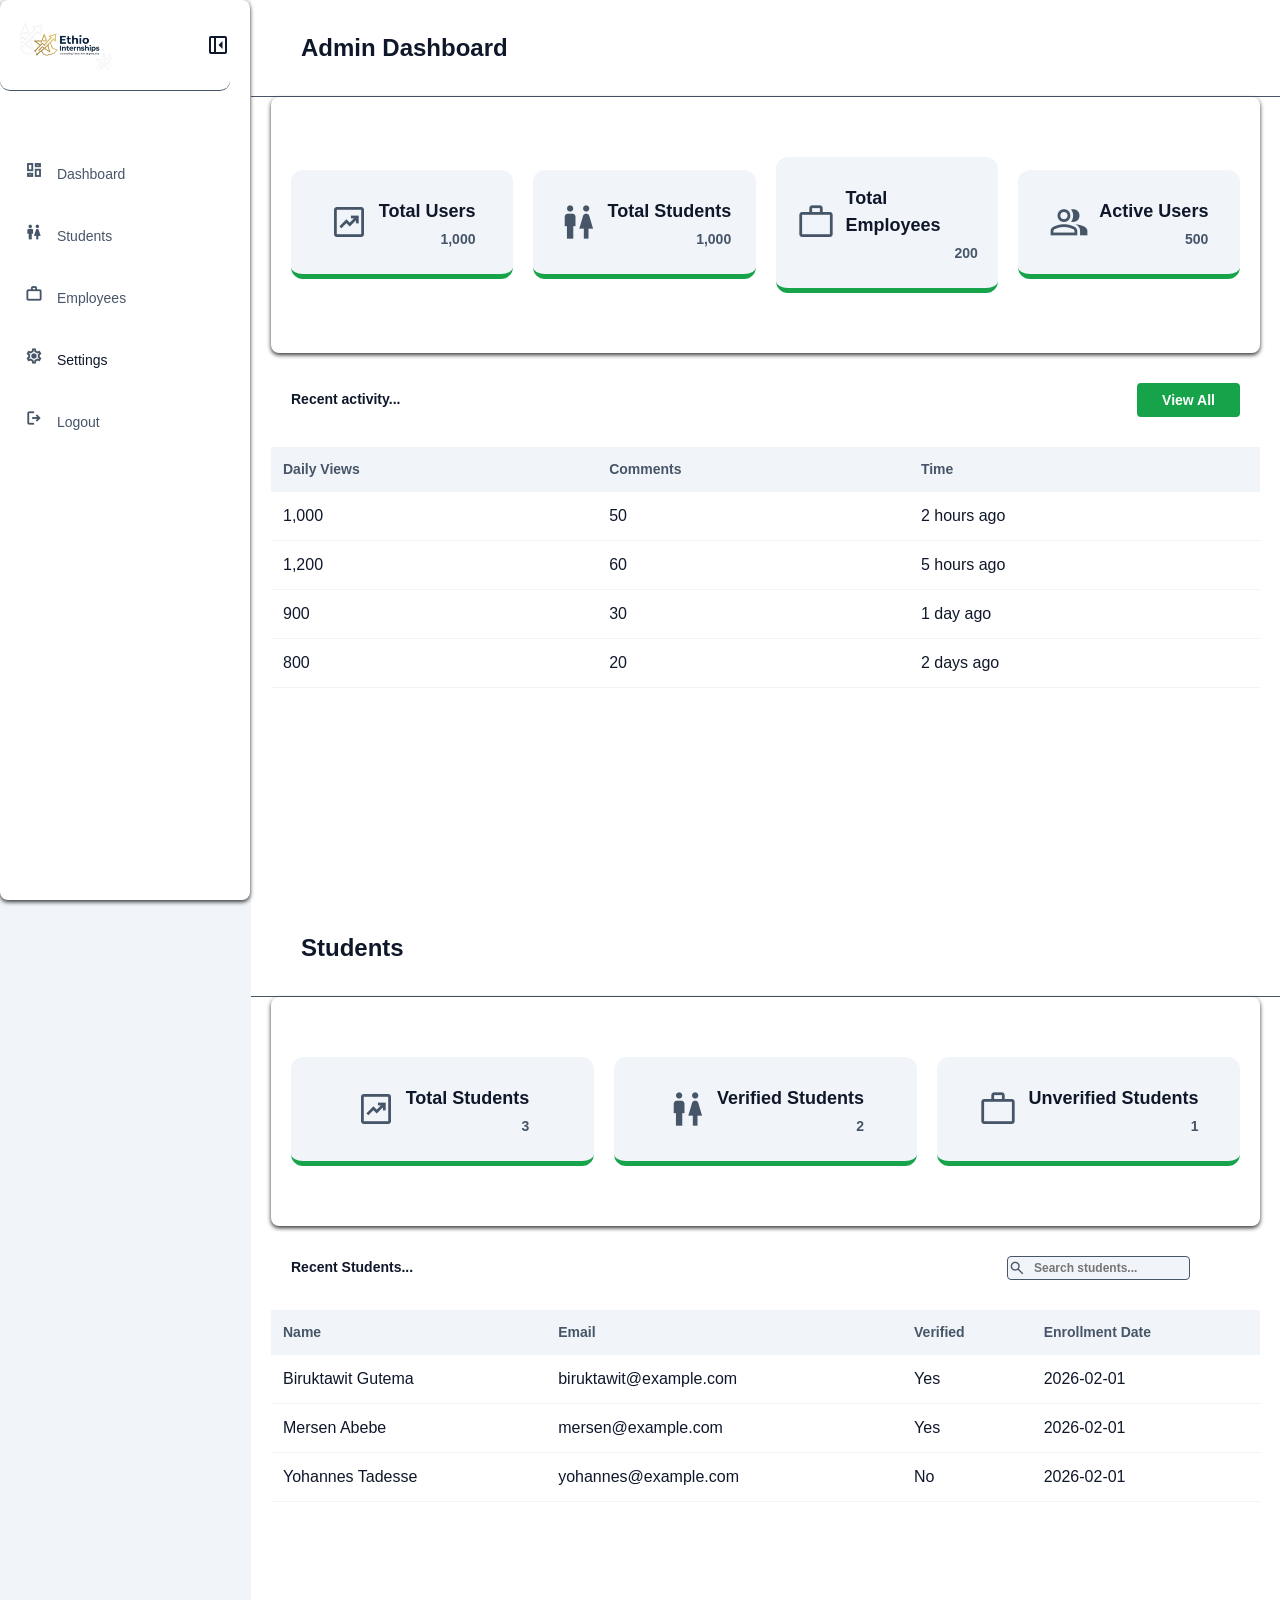
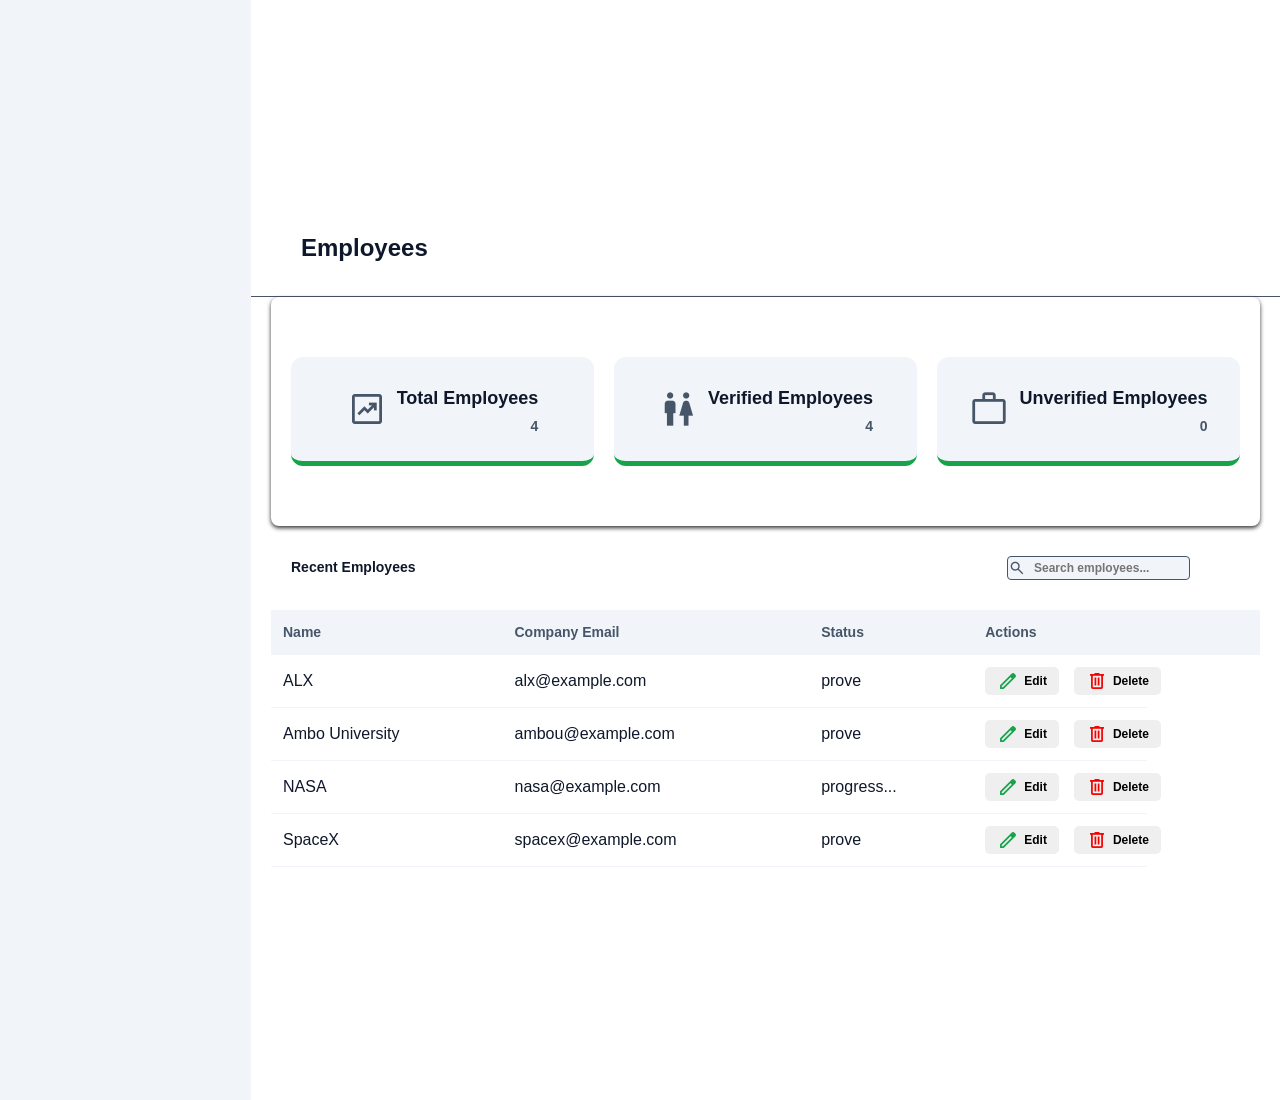
<file: admin.html>
<!DOCTYPE html>
<html lang="en">
<head>
    <meta charset="UTF-8">
    <meta name="viewport" content="width=device-width, initial-scale=1.0">
    <title>Ethio admin</title>
    <link href="https://fonts.googleapis.com/css2?family=Material+Symbols+Outlined" rel="stylesheet">
    <link rel="stylesheet" href="/css/admin.css">
</head>
<body>
    <section class="dashboard-container">
        <div class="sidebar">
            <div class="logo">
                <img src="./images/logo.png" alt="logo">   
                <span class="material-symbols-outlined">left_panel_close</span>
            </div>
            <div class="menu">
                <ul>
                    <li><span class="material-symbols-outlined">dashboard</span> <a href="#admin">Dashboard</a></li>
                    <li><span class="material-symbols-outlined">wc</span> <a href="#students">Students</a></li>
                    <li><span class="material-symbols-outlined">work</span> <a href="#employees">Employees</a></li>
                    <li><span class="material-symbols-outlined">settings</span> Settings</li>
                    <li><span class="material-symbols-outlined">logout</span> <a href="./html/login.html">Logout</a></li>
                </ul>
            </div>
        </div>
        <div class="maincontent">
            <div class="dashboard" id="admin">
            <div class="header">
                <h1>Admin Dashboard</h1>
            </div>
            <div class="content">
                 <div class="card">
                    <div class="cardcontent">
                        <span class="material-symbols-outlined">chart_data</span>
                        <div class="carddata">
                        <h3>Total Users</h3>
                        <p>1,000</p>
                        </div>
                    </div>
                    <div class="cardcontent">
                        <span class="material-symbols-outlined">wc</span>
                        <div class="carddata">
                            <h3>Total Students</h3>
                            <p>1,000</p>
                        </div>
                    </div>
                    <div class="cardcontent">
                        <span class="material-symbols-outlined">work</span>
                        <div class="carddata">
                            <h3>Total Employees</h3>
                            <p>200</p>
                        </div>
                    </div>
                    <div class="cardcontent">
                        <span class="material-symbols-outlined">people</span>
                        <div class="carddata">
                            <h3>Active Users</h3>
                            <p>500</p>
                        </div>
                    </div>
                 </div>
                 <div class="recent">
                    <h3>Recent activity...</h3>
                    <button>View All</button>
                 </div>
                 <div class="admintables">
                    <table>
                        <thead>
                            <tr>
                                <th>Daily Views</th>
                                <th>Comments</th>
                                <th>Time</th>
                            </tr>
                        </thead>
                        <tbody>
                            <tr>
                                <td>1,000</td>
                                <td>50</td>
                                <td>2 hours ago</td>
                            </tr>
                            <tr>
                                <td>1,200</td>
                                <td>60</td>
                                <td>5 hours ago</td>
                            </tr>
                            <tr>
                                <td>900</td>
                                <td>30</td>
                                <td>1 day ago</td>
                            </tr>
                            <tr>
                                <td>800</td>
                                <td>20</td>
                                <td>2 days ago</td>
                            </tr>
                            
                        </tbody>
                    </table>
                 </div>
            </div>
        </div>


        <div class="students" id="students">
            <div class="header">
                <h1>Students</h1>
            </div>
            <div class="content">
                 <div class="card">
                    <div class="cardcontent">
                        <span class="material-symbols-outlined">chart_data</span>
                        <div class="carddata">
                        <h3>Total Students</h3>
                        <p>3</p>
                        </div>
                    </div>
                    <div class="cardcontent">
                        <span class="material-symbols-outlined">wc</span>
                        <div class="carddata">
                            <h3>Verified Students</h3>
                            <p>2</p>
                        </div>
                    </div>
                    <div class="cardcontent">
                        <span class="material-symbols-outlined">work</span>
                        <div class="carddata">
                            <h3>Unverified Students</h3>
                            <p>1</p>
                        </div>
                    </div>
                 </div>
                 <div class="recent">
                    <h3>Recent Students...</h3>
                    <div class="search">
                        <span class="material-symbols-outlined icon">search</span>
                        <input type="text" placeholder="Search students...">
                    </div>
                 </div>
                 <div class="studentstable">
                    <table>
                        <thead>
                            <tr>
                                <th>Name</th>
                                <th>Email</th>
                                <th>Verified</th>
                                <th>Enrollment Date</th>
                            </tr>
                        </thead>
                        <tbody>
                            <tr>
                                <td>Biruktawit Gutema</td>
                                <td>biruktawit@example.com</td>
                                <td>Yes</td>
                                <td>2026-02-01</td>
                            </tr>
                            <tr>
                                <td>Mersen Abebe</td>
                                <td>mersen@example.com</td>
                                <td>Yes</td>
                                <td>2026-02-01</td>
                            </tr>
                            <tr>
                                <td>Yohannes Tadesse</td>
                                <td>yohannes@example.com</td>
                                <td>No</td>
                                <td>2026-02-01</td>
                            </tr>
                        </tbody>
                    </table>
                 </div>
            </div>
        </div>
        <div class="employees" id="employees">
            <div class="header">
                <h1>Employees</h1>
            </div>
            <div class="content">
                 <div class="card">
                    <div class="cardcontent">
                        <span class="material-symbols-outlined">chart_data</span>
                        <div class="carddata">
                            <h3>Total Employees</h3>
                            <p>4</p>
                        </div>
                    </div>
                    <div class="cardcontent">
                        <span class="material-symbols-outlined">wc</span>
                        <div class="carddata">
                            <h3>Verified Employees</h3>
                            <p>4</p>
                        </div>
                    </div>
                    <div class="cardcontent">
                        <span class="material-symbols-outlined">work</span>
                        <div class="carddata">
                            <h3>Unverified Employees</h3>
                            <p>0</p>
                        </div>
                    </div>
                 </div>
                 <div class="recent">
                    <h3>Recent Employees</h3>
                    <div class="search">
                        <span class="material-symbols-outlined icon">search</span>
                        <input type="text" placeholder="Search employees...">
                    </div>
                 </div>
                 <div class="employeetables">
                    <table>
                        <thead>
                            <tr>
                                <th>Name</th>
                                <th>Company Email</th>
                                <th>Status</th>
                                <th>Actions</th>
                            </tr>
                        </thead>
                        <tbody>
                            <tr>
                                <td>ALX</td>
                                <td>alx@example.com</td>
                                <td>prove</td>
                                <td class="check">
                                    <button><span class="material-symbols-outlined edit">edit</span>Edit</button>
                                    <button><span class="material-symbols-outlined delete">delete</span>Delete</button>
                                </td>
                            </tr>
                            <tr>
                                <td>Ambo University</td>
                                <td>ambou@example.com</td>
                                <td>prove</td>
                                <td class="check">
                                    <button><span class="material-symbols-outlined edit">edit</span>Edit</button>
                                    <button><span class="material-symbols-outlined delete">delete</span>Delete</button>
                                </td>
                            </tr>
                            <tr>
                                <td>NASA</td>
                                <td>nasa@example.com</td>
                                <td>progress...</td>
                                <td class="check">
                                    <button><span class="material-symbols-outlined edit">edit</span>Edit</button>
                                    <button><span class="material-symbols-outlined delete">delete</span>Delete</button>
                                </td>
                            </tr>
                            <tr>
                                <td>SpaceX</td>
                                <td>spacex@example.com</td>
                                <td>prove</td>
                                <td class="check">
                                    <button><span class="material-symbols-outlined edit">edit</span>Edit</button>
                                    <button><span class="material-symbols-outlined delete">delete</span>Delete</button>
                                </td>
                            </tr>
                        </tbody>
                    </table>
                 </div>
            </div>
        </div>
        </div>
    </section>
</body>
</html>
</file>
<file: css/admin.css>
/* Base Styles */
:root {
    --brand-600: #16a34a;
    --brand-700: #15803d;
    --slate-900: #0f172a;
    --slate-600: #475569;
    --slate-100: #f1f5f9;
}
html {
    scroll-behavior: smooth;
}
body {
    margin: 0;
    font-family: 'Inter', sans-serif;
    color: var(--slate-900);
    line-height: 1.5;
    max-width: 100%;
}

.container {
    max-width: 1200px;
    margin: 0 auto;
    padding: 0;
}

/* ====================================================================== */
.dashboard-container {
    display: grid;
    grid-template-columns: 250px 1fr;
    gap: 1px;
    background: var(--slate-100);
}
.sidebar {
    background: white;
    border-radius: 8px;
    box-shadow: 0 2px 4px #333;
    padding-right: 20px;
    position: sticky;
    top: 0;
    height: 100vh;
}
.logo {
    display: flex;
    align-items: center;
    justify-content: space-between;
    border-bottom: 1px solid var(--slate-600);
    border-radius: 10px;
}
.logo img {
    height: 50px;
    margin: 20px;
}

.menu ul{
    list-style: none;
    display: flex;
    flex-direction: column;
    gap: 18px;
    padding: 20px 0;
    margin-top: 40px;
}
.menu ul li span{
    color: var(--slate-600);
    font-weight: 600;
    font-size: 18px;
    padding: 0 10px;
}
.menu ul li {
    padding: 10px 15px;
    font-size: 14px;
}
.menu ul li:hover{
    color: var(--brand-600);
    background-color: rgb(215, 255, 215);
    border-radius: 6px;
}
.menu ul li a{
    text-decoration: none;
    color: var(--slate-600);
}
.maincontent {
    background: white;
    margin: 0;
}
.dashboard {
    border-radius: 8px;
    min-height: 100vh;
}

.content {
    background: white;
    margin: 0;
    padding: 0 20px;
}

.header {
    display: flex;
    align-items: center;
    justify-content: space-between;
    border-bottom: 1px solid var(--slate-600);
}
.header h1 {
    font-size: 24px;
    font-weight: 600;
    padding: 10px 0;
    margin-left: 50px;
}
.content{
    display: flex;
    flex-direction: column;
    gap: 10px;
}
.content .card{
    display: flex;
    align-items: center;
    justify-content: space-between;
    gap: 20px;
    padding: 60px 20px;
    border-radius: 8px;
    box-shadow: 0 2px 4px #333;

}
.content .card .cardcontent{
    display: flex;
    align-items: center;
    justify-content: center;
    gap: 10px;
    background: var(--slate-100);
    width: 100%;
    border-radius: 12px;
    padding: 10px 20px;
    border-bottom: 5px solid var(--brand-600);
}

.cardcontent span{
    font-size: 40px;
    color: var(--slate-600);
    padding: 0;
}
.carddata h3{
    font-size: 18px;
    font-weight: bold;
    margin-bottom: 0;
}
.carddata p{
    color: var(--slate-600);
    font-size: 14px;
    font-weight: 600;
    margin-top: 4px;
    text-align: end;
}

.recent {
    display: flex;
    align-items: center;
    justify-content: space-between;
    padding: 20px ;
}


.recent h3 {
    font-size: 14px;
    font-weight: 600;
    display: flex;
    align-items: center;
    justify-content: center;
    gap: 2px;
    margin: 0px;
    padding: 0;
}

.recent button {
    background: var(--brand-600);
    padding: 9px 25px;
    color: white;
    border: none;
    font-size: 14px;
    font-weight: 600;
    border-radius: 4px;
    cursor: pointer;
}

table {
    width: 100%;
    border-collapse: collapse;
    margin-bottom: 20px;
}
table th {
    text-align: left;
    padding: 12px;
    background: var(--slate-100);
    color: var(--slate-600);
    font-size: 14px;
    font-weight: 600;
}
table td {
    padding: 12px;
    border-bottom: 1px solid var(--slate-100);
}

.students {
    min-height: 100vh;
}

.employees {
    min-height: 100vh;
}

.search{
    border: 1px solid var(--slate-600);
    border-radius: 4px;
    background: var(--slate-100);
    margin-right: 50px;
    display: flex;
    align-items: center;
    gap: 8px;
}

.search input {
    border: none;
    width: 100%;
    background: transparent;
    outline: none;
    padding: 4px 0;
    font-size: 12px;
    font-weight: 600;
    color: var(--slate-600);
}
.search .icon {
    color: var(--slate-600);
    font-size: 18px;
}

.employeetables .check {
    display: flex;
    flex-direction: row;
    align-items: center;
    justify-content: space-between;
    gap: 15px;
    max-width: 150px;
}
.employeetables .check button {
    display: flex;
    align-items: center;
    gap: 5px;
    padding: 3px 12px;
    border-radius: 5px;
    border: none;
    cursor: pointer;
    font-size: 12px;
    font-weight: 600;
}
.employeetables .check .edit {
    color: var(--brand-600);
    font-size: 22px;
}

.employeetables .check button:hover {
    border: 1px solid var(--brand-600);
}
.employeetables .check .delete {
    color: #f40000;
    font-size: 22px;
}
</file>
